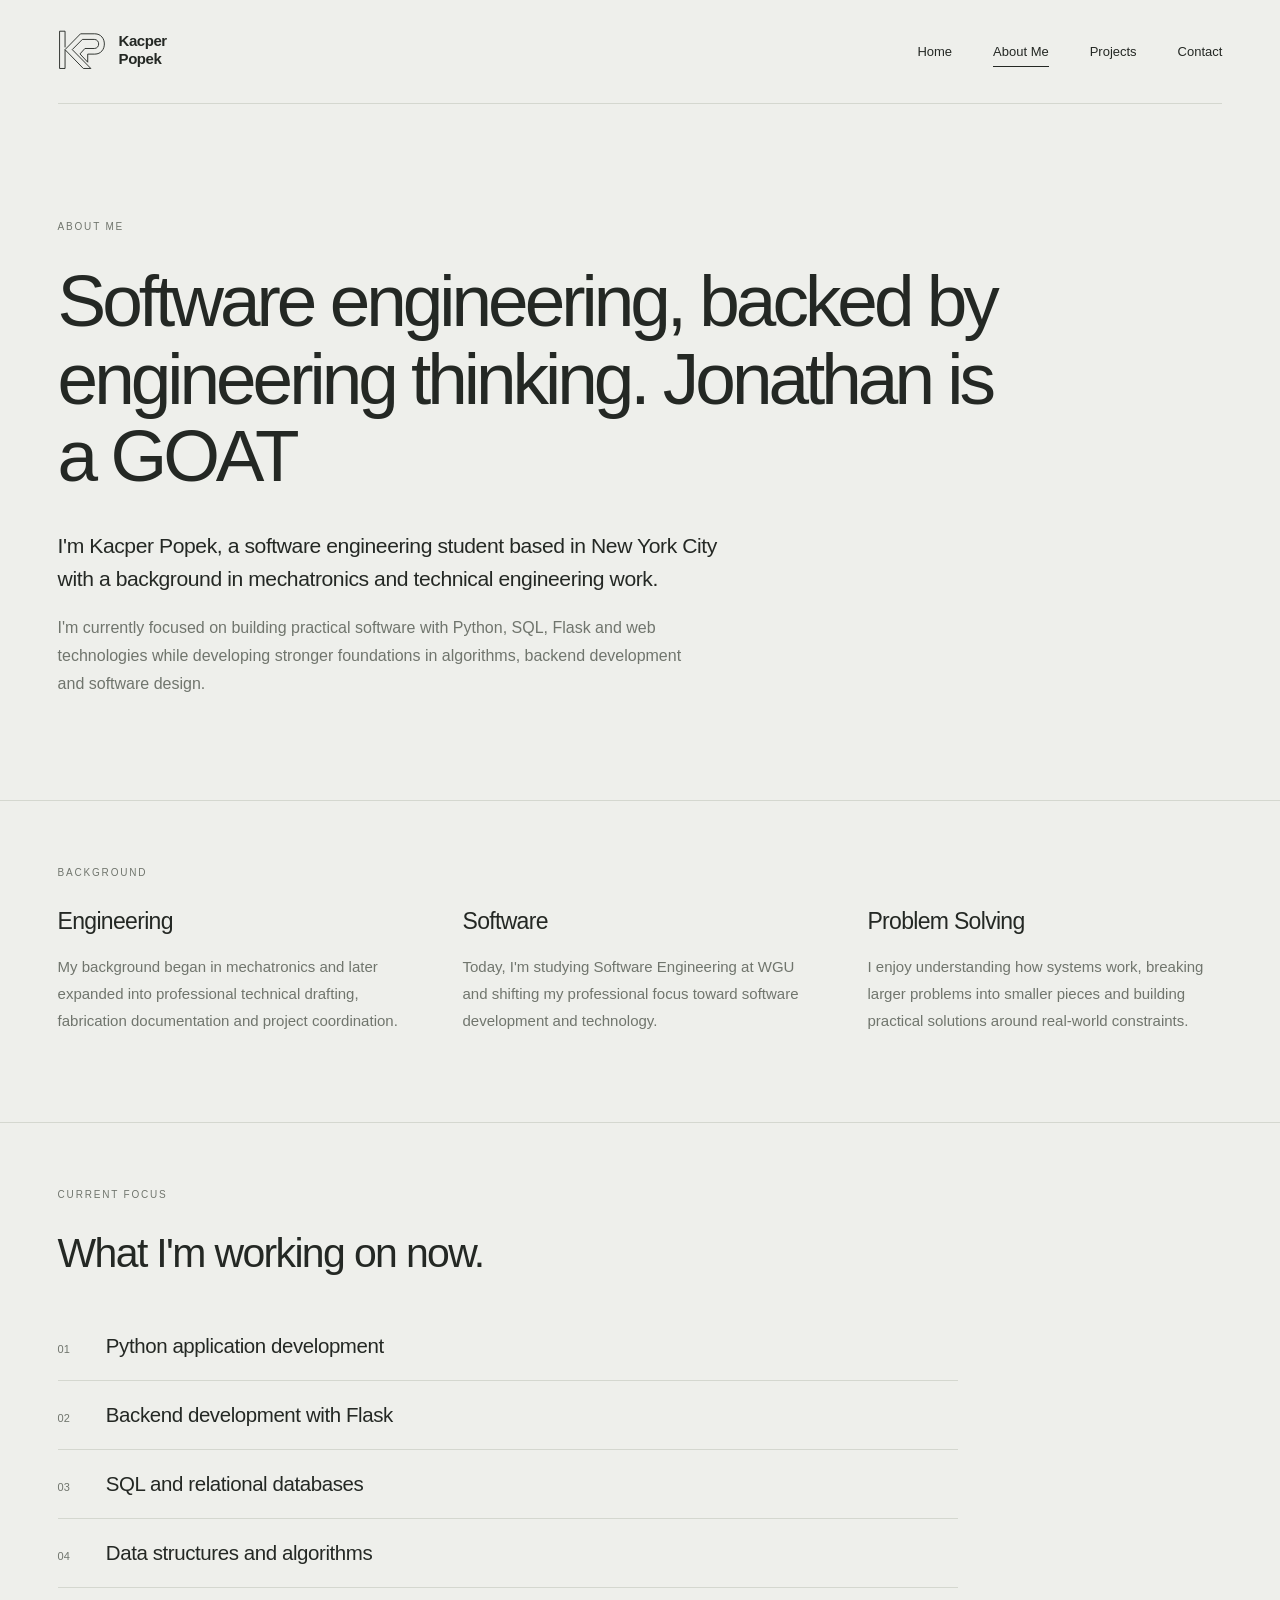
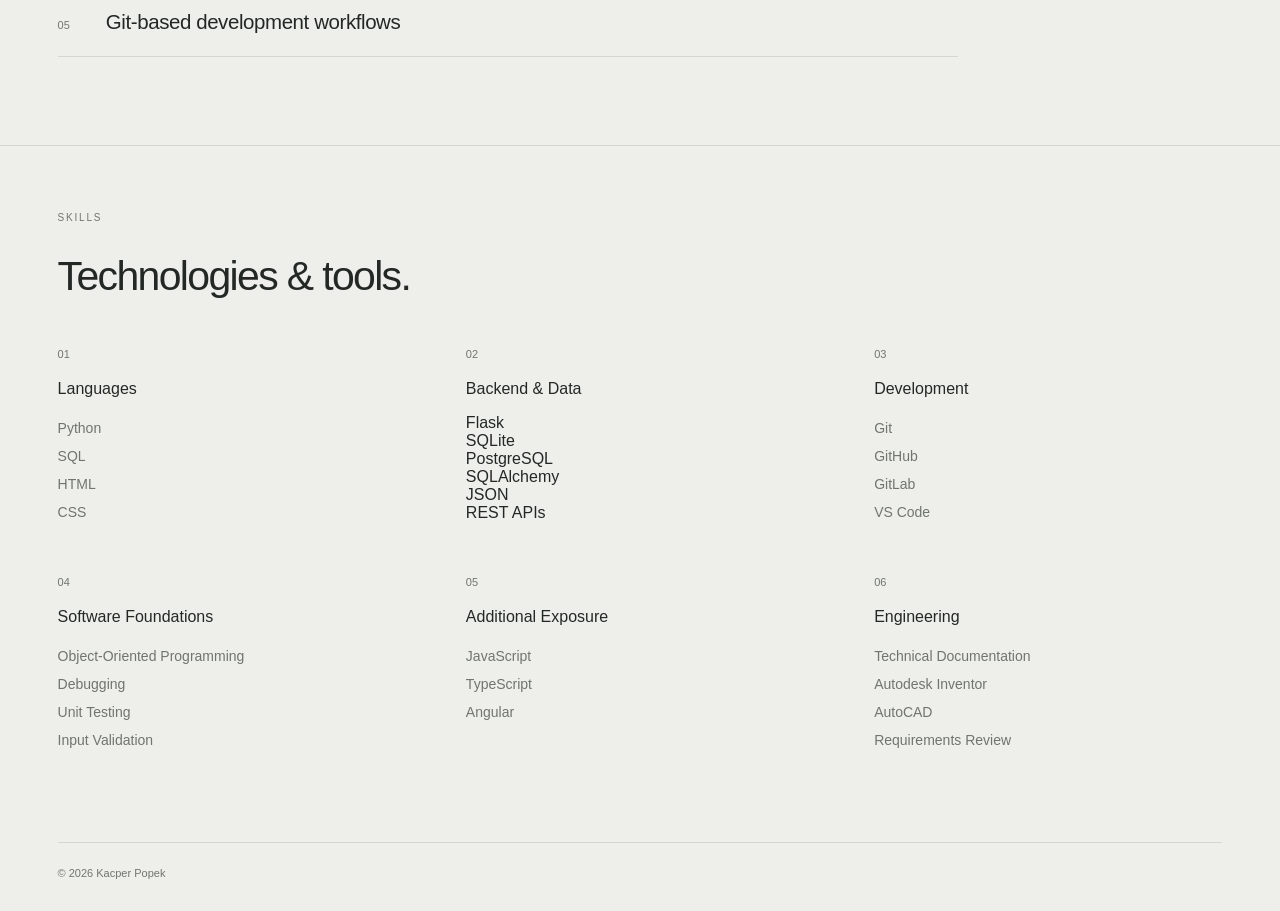
<file: aboutme.html>
<!DOCTYPE html>
<html lang="en">

<head>
  <meta charset="UTF-8">
  <meta name="viewport" content="width=device-width, initial-scale=1.0">

  <title>About Me | Kacper Popek</title>

  <meta
    name="description"
    content="About Kacper Popek — software engineering student with a background in mechatronics and technical engineering work."
  >

  <link rel="stylesheet" href="style.css">
  <script src="script.js" defer></script>
</head>

<body class="about-page">

  <a class="skip-link" href="#main">Skip to content</a>

  <header>
    <div class="container">

      <div class="logo">
        <a href="index.html" aria-label="Kacper Popek — home">

          <svg
            class="logo-mark"
            viewBox="280 265 735 620"
            aria-hidden="true"
            focusable="false"
          >
            <g
              fill="none"
              stroke="currentColor"
              stroke-width="14"
              stroke-linejoin="miter"
            >
              <path
                d="M388 535V287H304V858H388V570L668 858H783L498 569L653 413H835C925 413 925 552 835 552H692L617 635L735 762V638H843C1039 638 1039 327 843 327H625L388 569"
              />
            </g>
          </svg>

          <span class="logo-name">
            Kacper<br>
            Popek
          </span>

        </a>
      </div>

      <nav class="navbar" aria-label="Main navigation">
        <ul class="links">

          <li>
            <a href="index.html">Home</a>
          </li>

          <li>
            <a href="aboutme.html" aria-current="page">About Me</a>
          </li>

          <li>
            <a href="projects.html">Projects</a>
          </li>

          <li>
            <a href="contact.html">Contact</a>
          </li>

        </ul>
      </nav>

    </div>
  </header>

  <main id="main">

    <section class="about-hero">
      <div class="container">

        <p class="page-label">ABOUT ME</p>

        <h1>
          Software engineering,
          backed by engineering thinking.

          Jonathan is a GOAT
        </h1>

        <p class="about-lead">
          I'm Kacper Popek, a software engineering student
          based in New York City with a background in
          mechatronics and technical engineering work.
        </p>

        <p class="about-secondary">
          I'm currently focused on building practical software
          with Python, SQL, Flask and web technologies while
          developing stronger foundations in algorithms,
          backend development and software design.
        </p>

      </div>
    </section>

    <section class="about-section">
      <div class="container">

        <p class="page-label">BACKGROUND</p>

        <div class="about-grid">

          <div class="about-block">
            <h2>Engineering</h2>

            <p>
              My background began in mechatronics and later
              expanded into professional technical drafting,
              fabrication documentation and project coordination.
            </p>
          </div>

          <div class="about-block">
            <h2>Software</h2>

            <p>
              Today, I'm studying Software Engineering at WGU
              and shifting my professional focus toward software
              development and technology.
            </p>
          </div>

          <div class="about-block">
            <h2>Problem Solving</h2>

            <p>
              I enjoy understanding how systems work, breaking
              larger problems into smaller pieces and building
              practical solutions around real-world constraints.
            </p>
          </div>

        </div>

      </div>
    </section>

    <section class="about-section">
      <div class="container">

        <p class="page-label">CURRENT FOCUS</p>

        <h2 class="section-title">What I'm working on now.</h2>

        <div class="focus-list">

          <div class="focus-item">
            <span>01</span>
            <p>Python application development</p>
          </div>

          <div class="focus-item">
            <span>02</span>
            <p>Backend development with Flask</p>
          </div>

          <div class="focus-item">
            <span>03</span>
            <p>SQL and relational databases</p>
          </div>

          <div class="focus-item">
            <span>04</span>
            <p>Data structures and algorithms</p>
          </div>

          <div class="focus-item">
            <span>05</span>
            <p>Git-based development workflows</p>
          </div>

        </div>

      </div>
    </section>

    <section class="about-skills">
      <div class="container">

        <p class="page-label">SKILLS</p>

        <h2 class="section-title">Technologies &amp; tools.</h2>

        <div class="skills-content">

          <div class="skill-group">
            <p class="skill-number">01</p>
            <h3>Languages</h3>

            <p>
              Python<br>
              SQL<br>
              HTML<br>
              CSS
            </p>
          </div>

          <div class="skill-group">
            <p class="skill-number">02</p>
            <h3>Backend &amp; Data</h3>

            <p>
             <p>
                Flask<br>
                SQLite<br>
                PostgreSQL<br>
                SQLAlchemy<br>
                JSON<br>
                REST APIs
              </p>
            </p>
          </div>

          <div class="skill-group">
            <p class="skill-number">03</p>
            <h3>Development</h3>

            <p>
              Git<br>
              GitHub<br>
              GitLab<br>
              VS Code
            </p>
          </div>

          <div class="skill-group">
            <p class="skill-number">04</p>
            <h3>Software Foundations</h3>

            <p>
              Object-Oriented Programming<br>
              Debugging<br>
              Unit Testing<br>
              Input Validation
            </p>
          </div>

          <div class="skill-group">
            <p class="skill-number">05</p>
            <h3>Additional Exposure</h3>

            <p>
              JavaScript<br>
              TypeScript<br>
              Angular
            </p>
          </div>

          <div class="skill-group">
            <p class="skill-number">06</p>
            <h3>Engineering</h3>

            <p>
              Technical Documentation<br>
              Autodesk Inventor<br>
              AutoCAD<br>
              Requirements Review
            </p>
          </div>

        </div>

      </div>
    </section>

    

  </main>

  <footer class="footer">
    <div class="container">
      <p>© 2026 Kacper Popek</p>
    </div>
  </footer>

</body>

</html>
</file>
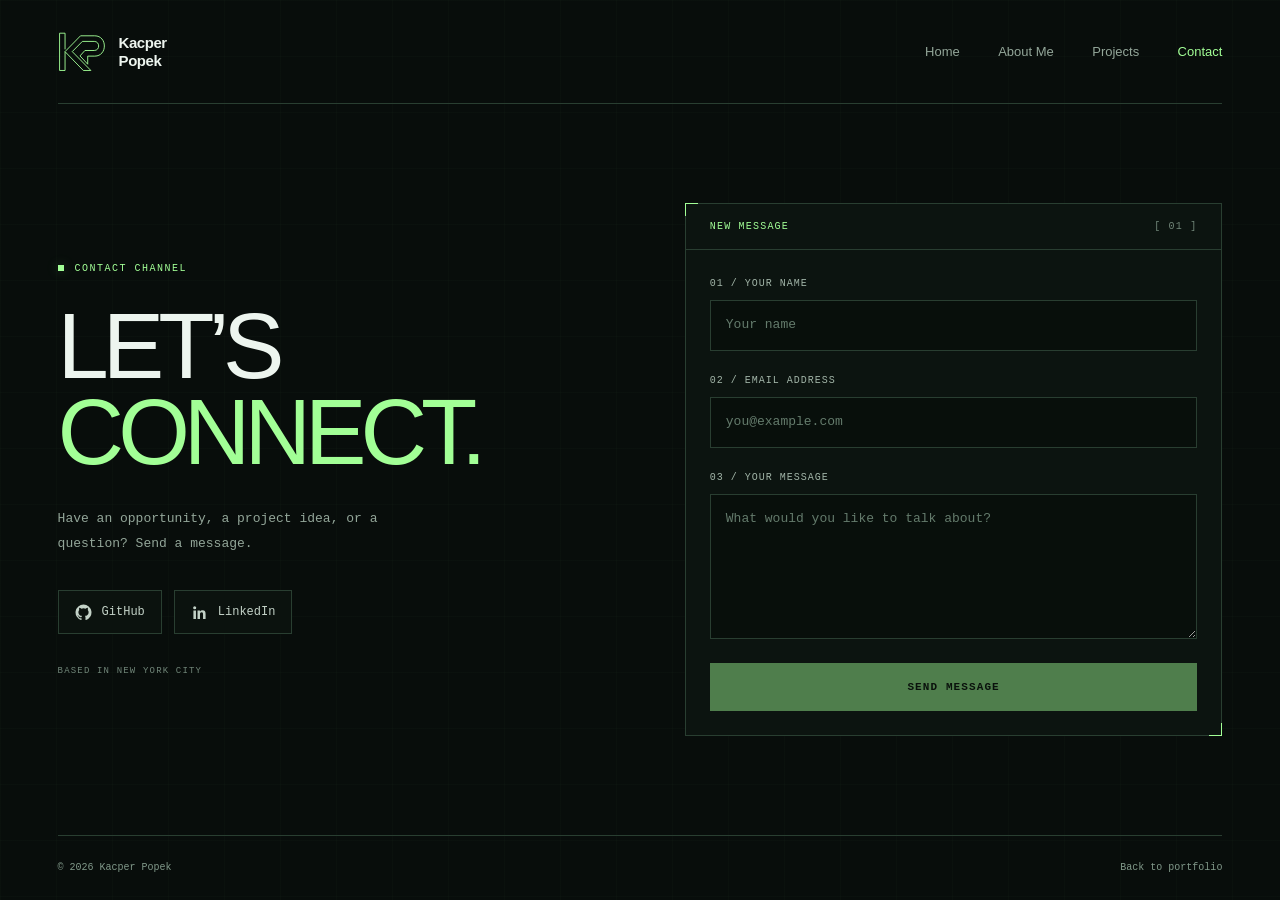
<file: contact.html>
<!DOCTYPE html>
<html lang="en">

<head>
  <meta charset="UTF-8">
  <meta name="viewport" content="width=device-width, initial-scale=1.0">

  <title>Contact | Kacper Popek</title>

  <meta
    name="description"
    content="Get in touch with Kacper Popek, a software engineering student based in New York City."
  >

  <link rel="stylesheet" href="style.css">

  <script src="script.js" defer></script>

</head>

<body class="contact-page">

  <a class="skip-link" href="#main">Skip to content</a>

  <header>
    <div class="container header-content">

      <a
        class="logo"
        href="index.html"
        aria-label="Kacper Popek — home"
      >
        <svg
          class="logo-mark"
          viewBox="280 265 735 620"
          aria-hidden="true"
          focusable="false"
        >
          <g
            fill="none"
            stroke="currentColor"
            stroke-width="14"
            stroke-linejoin="miter"
          >
            <path
              d="M388 535V287H304V858H388V570L668 858H783L498 569L653 413H835C925 413 925 552 835 552H692L617 635L735 762V638H843C1039 638 1039 327 843 327H625L388 569"
            />
          </g>
        </svg>

        <span class="logo-name">
          Kacper<br>
          Popek
        </span>
      </a>

      <nav aria-label="Main navigation">
        <ul class="nav-links">

          <li>
            <a href="index.html">Home</a>
          </li>

          <li>
            <a href="aboutme.html">About Me</a>
          </li>

          <li>
            <a href="projects.html">Projects</a>
          </li>

          <li>
            <a href="contact.html" aria-current="page">Contact</a>
          </li>

        </ul>
      </nav>

    </div>
  </header>

  <main id="main" class="container">

    <section class="contact-layout" aria-labelledby="contact-title">

      <div class="contact-intro">

        <p class="eyebrow">
          <span class="status-dot" aria-hidden="true"></span>
          CONTACT CHANNEL
        </p>

        <h1 id="contact-title">
          LET’S<br>
          <span>CONNECT.</span>
        </h1>

        <p class="intro-text">
          Have an opportunity, a project idea,
          or a question? Send a message.
        </p>

        <div class="social-links">

          <a
            class="social-link"
            href="https://github.com/Monsyerz"
            target="_blank"
            rel="noopener noreferrer"
          >
            <svg viewBox="0 0 24 24" aria-hidden="true">
              <path
                d="M12 .75a11.25 11.25 0 0 0-3.56 21.92c.56.1.77-.24.77-.54v-2.1c-3.13.68-3.79-1.33-3.79-1.33-.51-1.3-1.25-1.65-1.25-1.65-1.02-.7.08-.69.08-.69 1.13.08 1.72 1.16 1.72 1.16 1 1.71 2.63 1.22 3.27.93.1-.73.39-1.22.71-1.5-2.5-.28-5.13-1.25-5.13-5.56 0-1.23.44-2.23 1.16-3.01-.12-.29-.5-1.43.11-2.98 0 0 .95-.3 3.1 1.15a10.8 10.8 0 0 1 5.64 0c2.15-1.45 3.1-1.15 3.1-1.15.61 1.55.23 2.69.11 2.98.72.78 1.16 1.78 1.16 3.01 0 4.32-2.63 5.27-5.14 5.55.4.35.76 1.03.76 2.08v3.11c0 .3.2.65.78.54A11.25 11.25 0 0 0 12 .75Z"
              />
            </svg>

            GitHub
          </a>

          <a
            class="social-link"
            href="https://www.linkedin.com/in/kacper-popek-b1686b340/"
            target="_blank"
            rel="noopener noreferrer"
          >
            <svg viewBox="0 0 24 24" aria-hidden="true">
              <path
                d="M5.2 3a2.2 2.2 0 1 0 0 4.4 2.2 2.2 0 0 0 0-4.4ZM3.4 9h3.6v12H3.4V9Zm5.8 0h3.4v1.6h.1A3.9 3.9 0 0 1 16.2 8.7c3.7 0 4.4 2.4 4.4 5.5V21H17v-6c0-1.4 0-3.2-2-3.2s-2.3 1.5-2.3 3.1V21H9.2V9Z"
              />
            </svg>

            LinkedIn
          </a>

        </div>

        <p class="location">BASED IN NEW YORK CITY</p>

      </div>

      <div class="form-panel">

        <div class="panel-header">
          <span>NEW MESSAGE</span>
          <span aria-hidden="true">[ 01 ]</span>
        </div>

        <form class="contact-form">

          <div class="field">
            <label for="name">01 / YOUR NAME</label>

            <input
              id="name"
              name="name"
              type="text"
              autocomplete="name"
              placeholder="Your name"
              required
            >
          </div>

          <div class="field">
            <label for="email">02 / EMAIL ADDRESS</label>

            <input
              id="email"
              name="email"
              type="email"
              autocomplete="email"
              placeholder="you@example.com"
              required
            >
          </div>

          <div class="field">
            <label for="message">03 / YOUR MESSAGE</label>

            <textarea
              id="message"
              name="message"
              placeholder="What would you like to talk about?"
              required
            ></textarea>
          </div>

          <button class="send-button" type="button" disabled>
            SEND MESSAGE
          </button>

        </form>

      </div>

    </section>

  </main>

  <footer class="container footer">
    <p>© 2026 Kacper Popek</p>
    <a href="index.html">Back to portfolio</a>
  </footer>

</body>

</html>
</file>
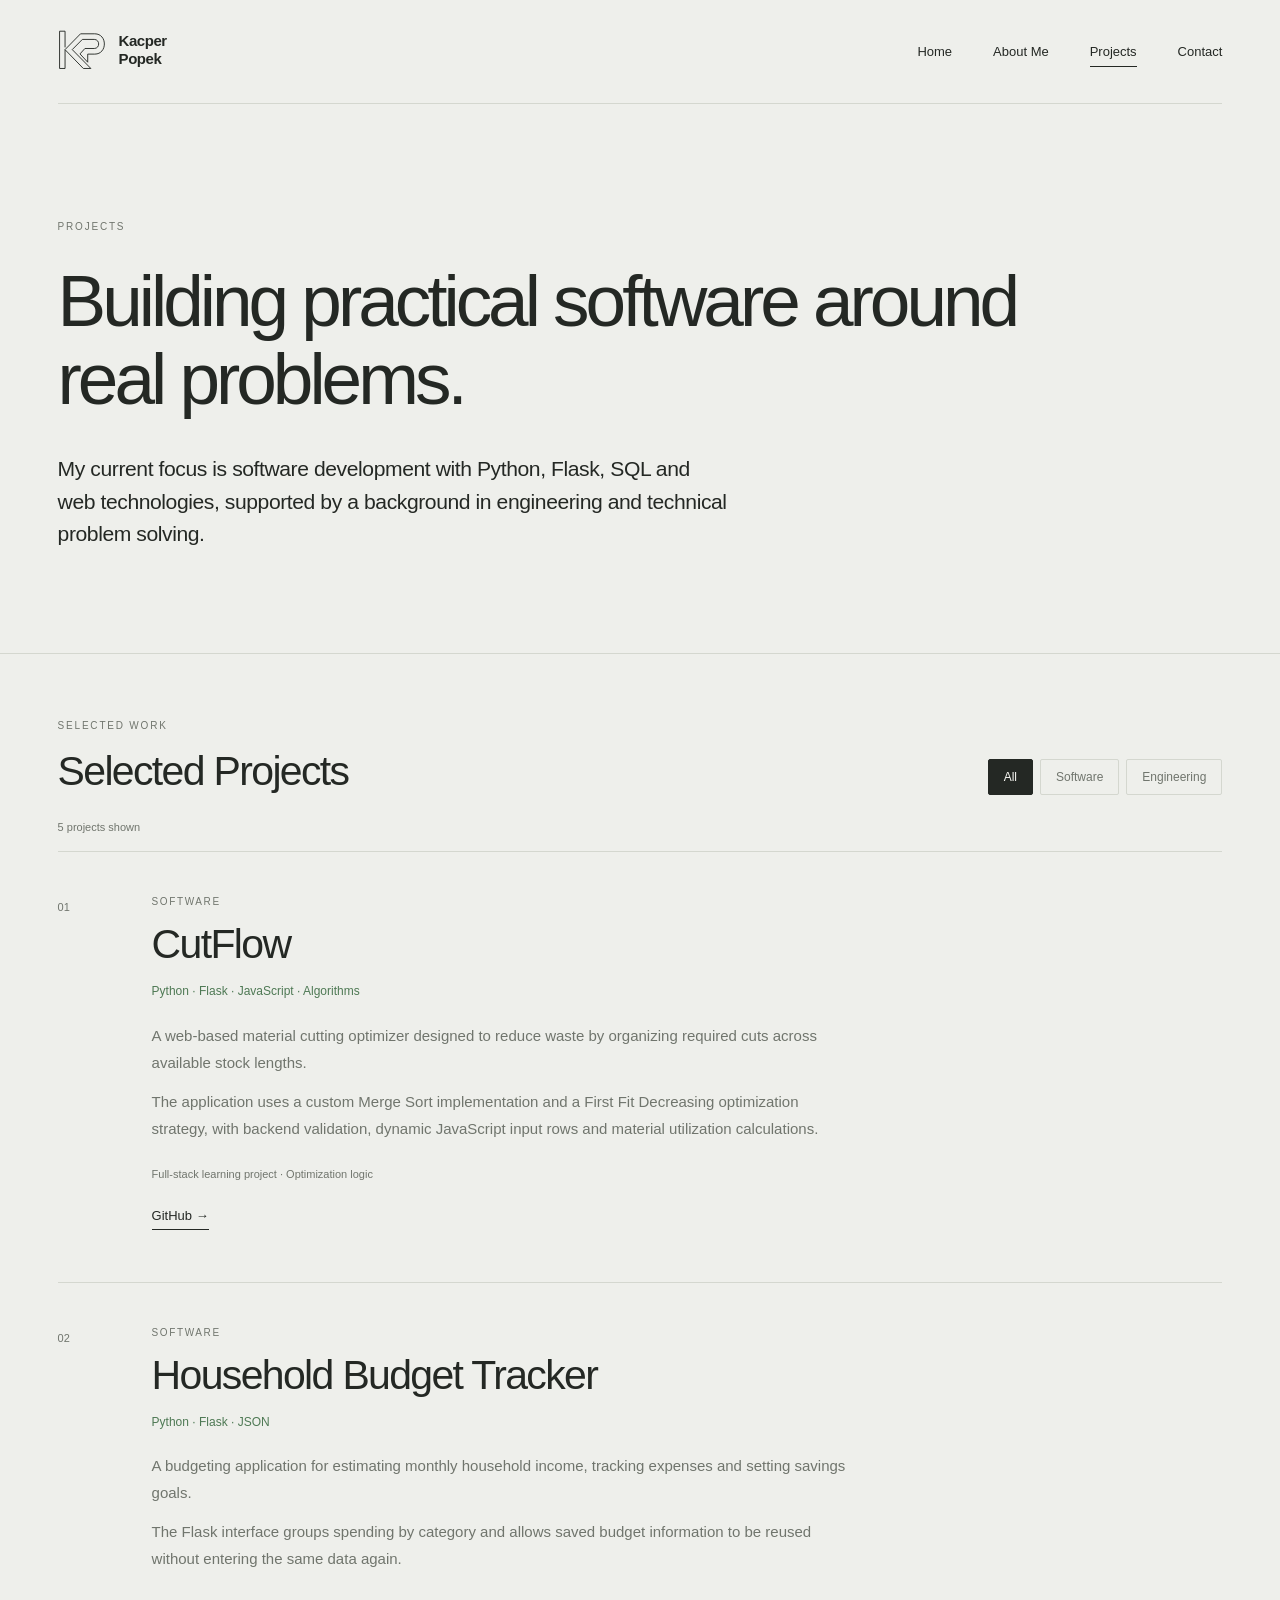
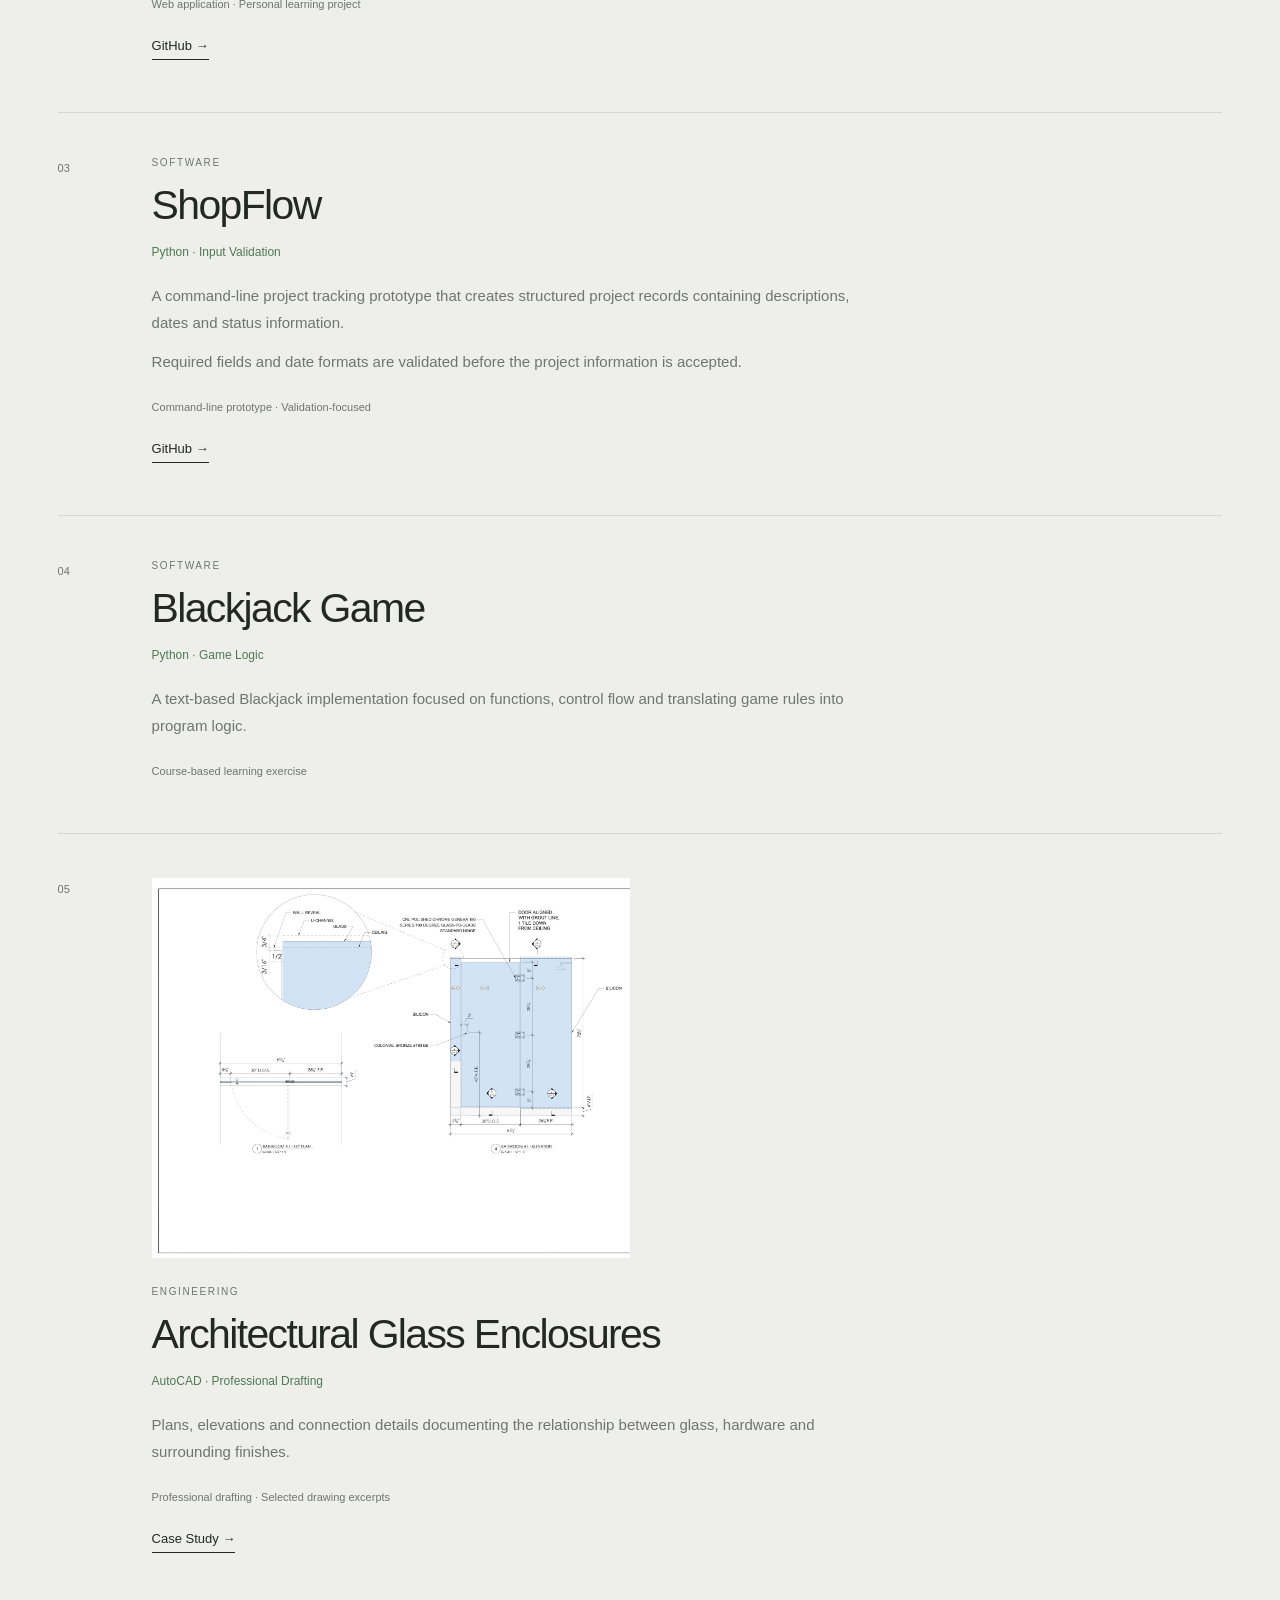
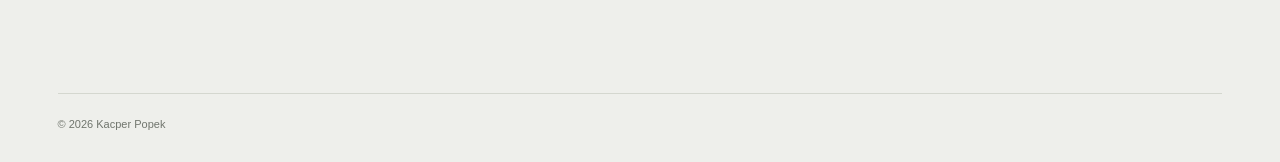
<file: projects.html>
<!DOCTYPE html>
<html lang="en">

<head>
  <meta charset="UTF-8">
  <meta name="viewport" content="width=device-width, initial-scale=1.0">

  <title>Projects | Kacper Popek</title>

  <meta
    name="description"
    content="Software and engineering projects by Kacper Popek."
  >

  <link rel="stylesheet" href="style.css">
  <script src="script.js" defer></script>
</head>

<body class="projects-page">

  <a class="skip-link" href="#main">Skip to content</a>

  <header>
    <div class="container">

      <div class="logo">
        <a href="index.html" aria-label="Kacper Popek — home">

          <svg
            class="logo-mark"
            viewBox="280 265 735 620"
            aria-hidden="true"
            focusable="false"
          >
            <g
              fill="none"
              stroke="currentColor"
              stroke-width="14"
              stroke-linejoin="miter"
            >
              <path
                d="M388 535V287H304V858H388V570L668 858H783L498 569L653 413H835C925 413 925 552 835 552H692L617 635L735 762V638H843C1039 638 1039 327 843 327H625L388 569"
              />
            </g>
          </svg>

          <span class="logo-name">
            Kacper<br>
            Popek
          </span>

        </a>
      </div>

      <nav class="navbar" aria-label="Main navigation">
        <ul class="links">

          <li>
            <a href="index.html">Home</a>
          </li>

          <li>
            <a href="aboutme.html">About Me</a>
          </li>

          <li>
            <a href="projects.html" aria-current="page">Projects</a>
          </li>

          <li>
            <a href="contact.html">Contact</a>
          </li>

        </ul>
      </nav>

    </div>
  </header>

  <main id="main">

    <section class="projects-hero">
      <div class="container">

        <p class="page-label">PROJECTS</p>

        <h1>
          Building practical software
          around real problems.
        </h1>

        <p class="projects-lead">
          My current focus is software development with Python,
          Flask, SQL and web technologies, supported by a background
          in engineering and technical problem solving.
        </p>

      </div>
    </section>

    <section class="projects-section">
      <div class="container">

        <div class="projects-heading">

          <div>
            <p class="page-label">SELECTED WORK</p>
            <h2>Selected Projects</h2>
          </div>

          <div
            class="project-filters"
            role="group"
            aria-label="Filter projects"
            hidden
          >
            <button
              type="button"
              class="filter-button active"
              data-filter="all"
              aria-pressed="true"
            >
              All
            </button>

            <button
              type="button"
              class="filter-button"
              data-filter="software"
              aria-pressed="false"
            >
              Software
            </button>

            <button
              type="button"
              class="filter-button"
              data-filter="engineering"
              aria-pressed="false"
            >
              Engineering
            </button>
          </div>

        </div>

        <p
          id="project-status"
          class="project-status"
          role="status"
          aria-live="polite"
        ></p>

        <ul id="project-list" class="project-list">

          <li
            class="project-item project-featured"
            data-category="software"
          >
            <div class="project-number">01</div>

            <div class="project-content">

              <p class="project-category">SOFTWARE</p>

              <h3>CutFlow</h3>

              <p class="project-language">
                Python · Flask · JavaScript · Algorithms
              </p>

              <p class="project-description">
                A web-based material cutting optimizer designed
                to reduce waste by organizing required cuts
                across available stock lengths.
              </p>

              <p class="project-description">
                The application uses a custom Merge Sort
                implementation and a First Fit Decreasing
                optimization strategy, with backend validation,
                dynamic JavaScript input rows and material
                utilization calculations.
              </p>

              <p class="project-context">
                Full-stack learning project · Optimization logic
              </p>

              <div class="project-actions">
                <a
                  class="project-link"
                  href="https://github.com/Monsyerz/cutflow"
                  target="_blank"
                  rel="noopener noreferrer"
                  aria-label="View CutFlow source code on GitHub"
                >
                  GitHub →
                </a>
              </div>

            </div>
          </li>

          <li class="project-item" data-category="software">
            <div class="project-number">02</div>

            <div class="project-content">

              <p class="project-category">SOFTWARE</p>

              <h3>Household Budget Tracker</h3>

              <p class="project-language">
                Python · Flask · JSON
              </p>

              <p class="project-description">
                A budgeting application for estimating monthly
                household income, tracking expenses and setting
                savings goals.
              </p>

              <p class="project-description">
                The Flask interface groups spending by category
                and allows saved budget information to be reused
                without entering the same data again.
              </p>

              <p class="project-context">
                Web application · Personal learning project
              </p>

              <div class="project-actions">
                <a
                  class="project-link"
                  href="https://github.com/Monsyerz/tracking_household_app"
                  target="_blank"
                  rel="noopener noreferrer"
                  aria-label="View Household Budget Tracker source code on GitHub"
                >
                  GitHub →
                </a>
              </div>

            </div>
          </li>

          <li class="project-item" data-category="software">
            <div class="project-number">03</div>

            <div class="project-content">

              <p class="project-category">SOFTWARE</p>

              <h3>ShopFlow</h3>

              <p class="project-language">
                Python · Input Validation
              </p>

              <p class="project-description">
                A command-line project tracking prototype that
                creates structured project records containing
                descriptions, dates and status information.
              </p>

              <p class="project-description">
                Required fields and date formats are validated
                before the project information is accepted.
              </p>

              <p class="project-context">
                Command-line prototype · Validation-focused
              </p>

              <div class="project-actions">
                <a
                  class="project-link"
                  href="https://github.com/Monsyerz/ShopTracker"
                  target="_blank"
                  rel="noopener noreferrer"
                  aria-label="View ShopFlow source code on GitHub"
                >
                  GitHub →
                </a>
              </div>

            </div>
          </li>

          <li class="project-item" data-category="software">
            <div class="project-number">04</div>

            <div class="project-content">

              <p class="project-category">SOFTWARE</p>

              <h3>Blackjack Game</h3>

              <p class="project-language">
                Python · Game Logic
              </p>

              <p class="project-description">
                A text-based Blackjack implementation focused
                on functions, control flow and translating game
                rules into program logic.
              </p>

              <p class="project-context">
                Course-based learning exercise
              </p>

            </div>
          </li>

          <li class="project-item" data-category="engineering">
            <div class="project-number">05</div>

            <div class="project-content">

              <img
                class="project-preview"
                src="assets/projects/glass-enclosures/residential-1.jpg"
                alt="Architectural glass enclosure drawing preview"
                loading="lazy"
              >

              <p class="project-category">ENGINEERING</p>

              <h3>Architectural Glass Enclosures</h3>

              <p class="project-language">
                AutoCAD · Professional Drafting
              </p>

              <p class="project-description">
                Plans, elevations and connection details
                documenting the relationship between glass,
                hardware and surrounding finishes.
              </p>

              <p class="project-context">
                Professional drafting · Selected drawing excerpts
              </p>

              <div class="project-actions">
                <a
                  class="project-link"
                  href="projects/glass-enclosures.html"
                >
                  Case Study →
                </a>
              </div>

            </div>
          </li>

        </ul>

      </div>
    </section>

  </main>

  <footer class="footer">
    <div class="container">
      <p>© 2026 Kacper Popek</p>
    </div>
  </footer>

</body>

</html>
</file>
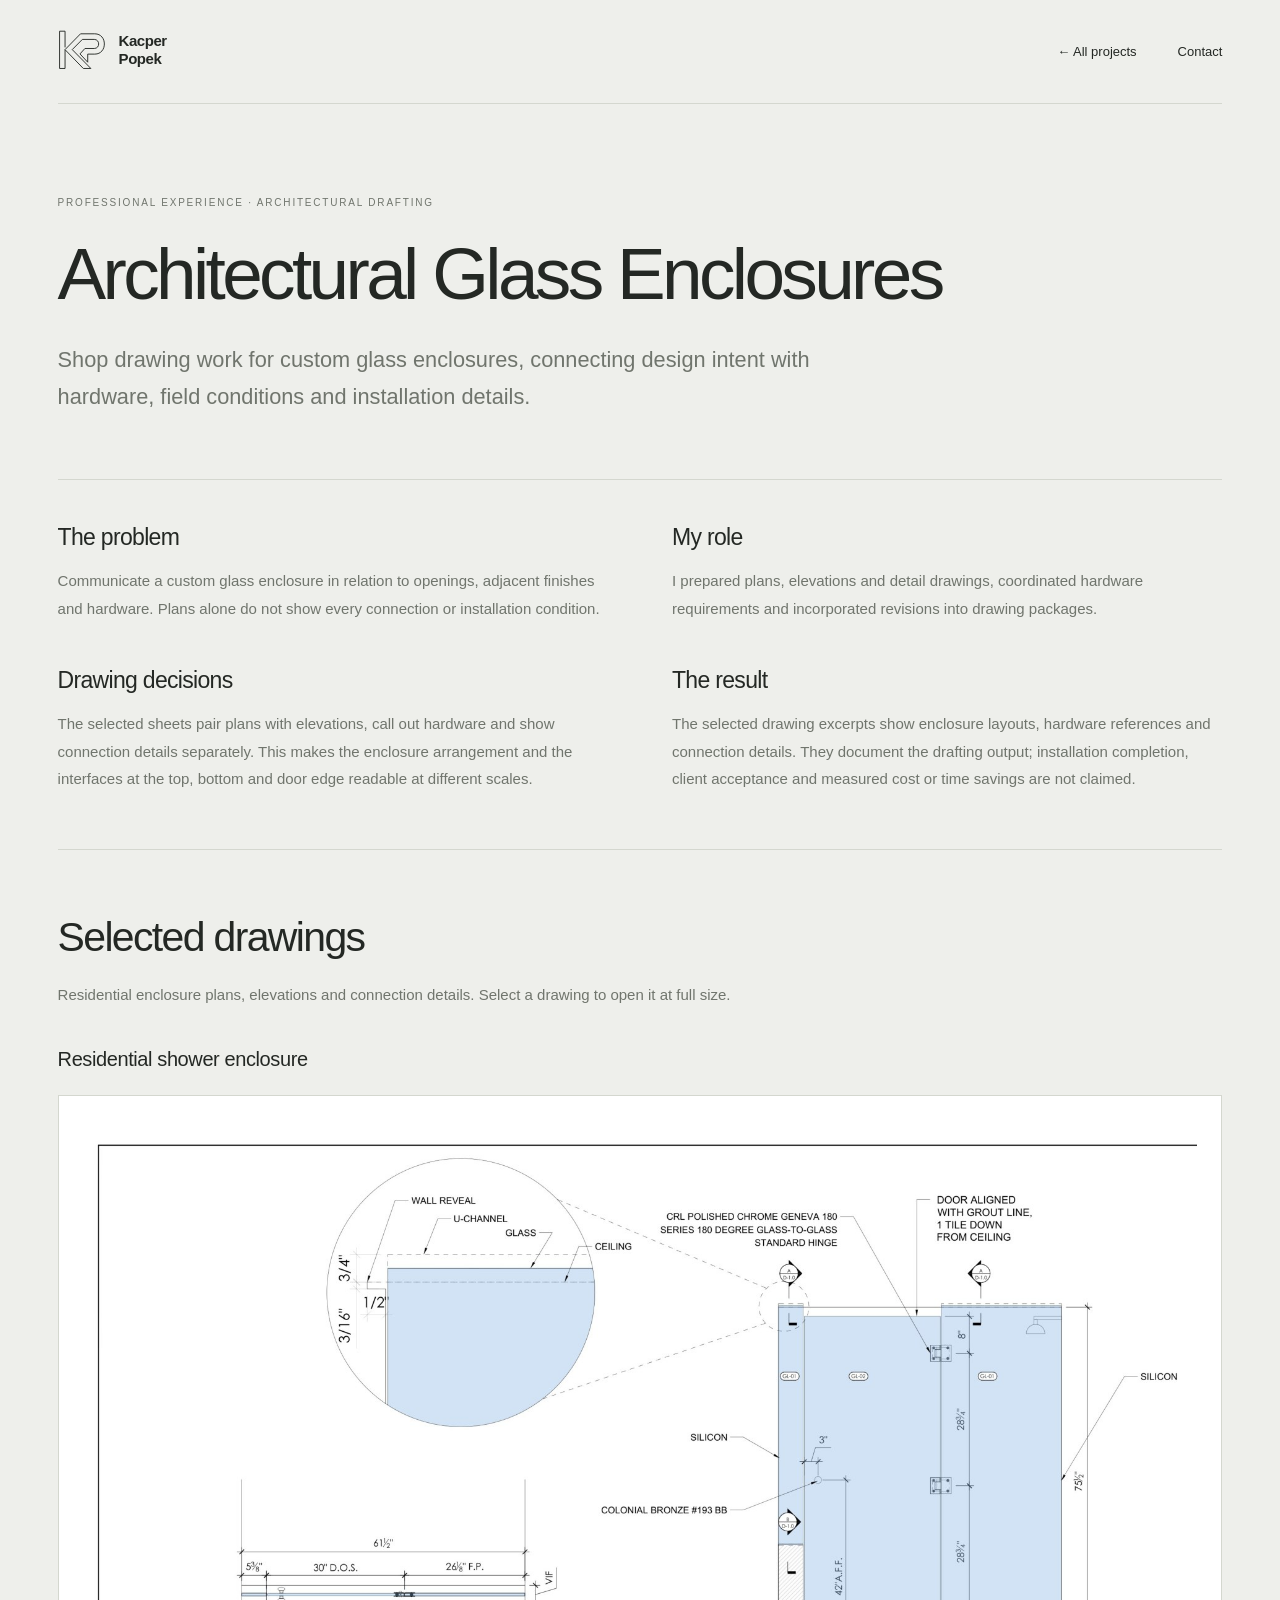
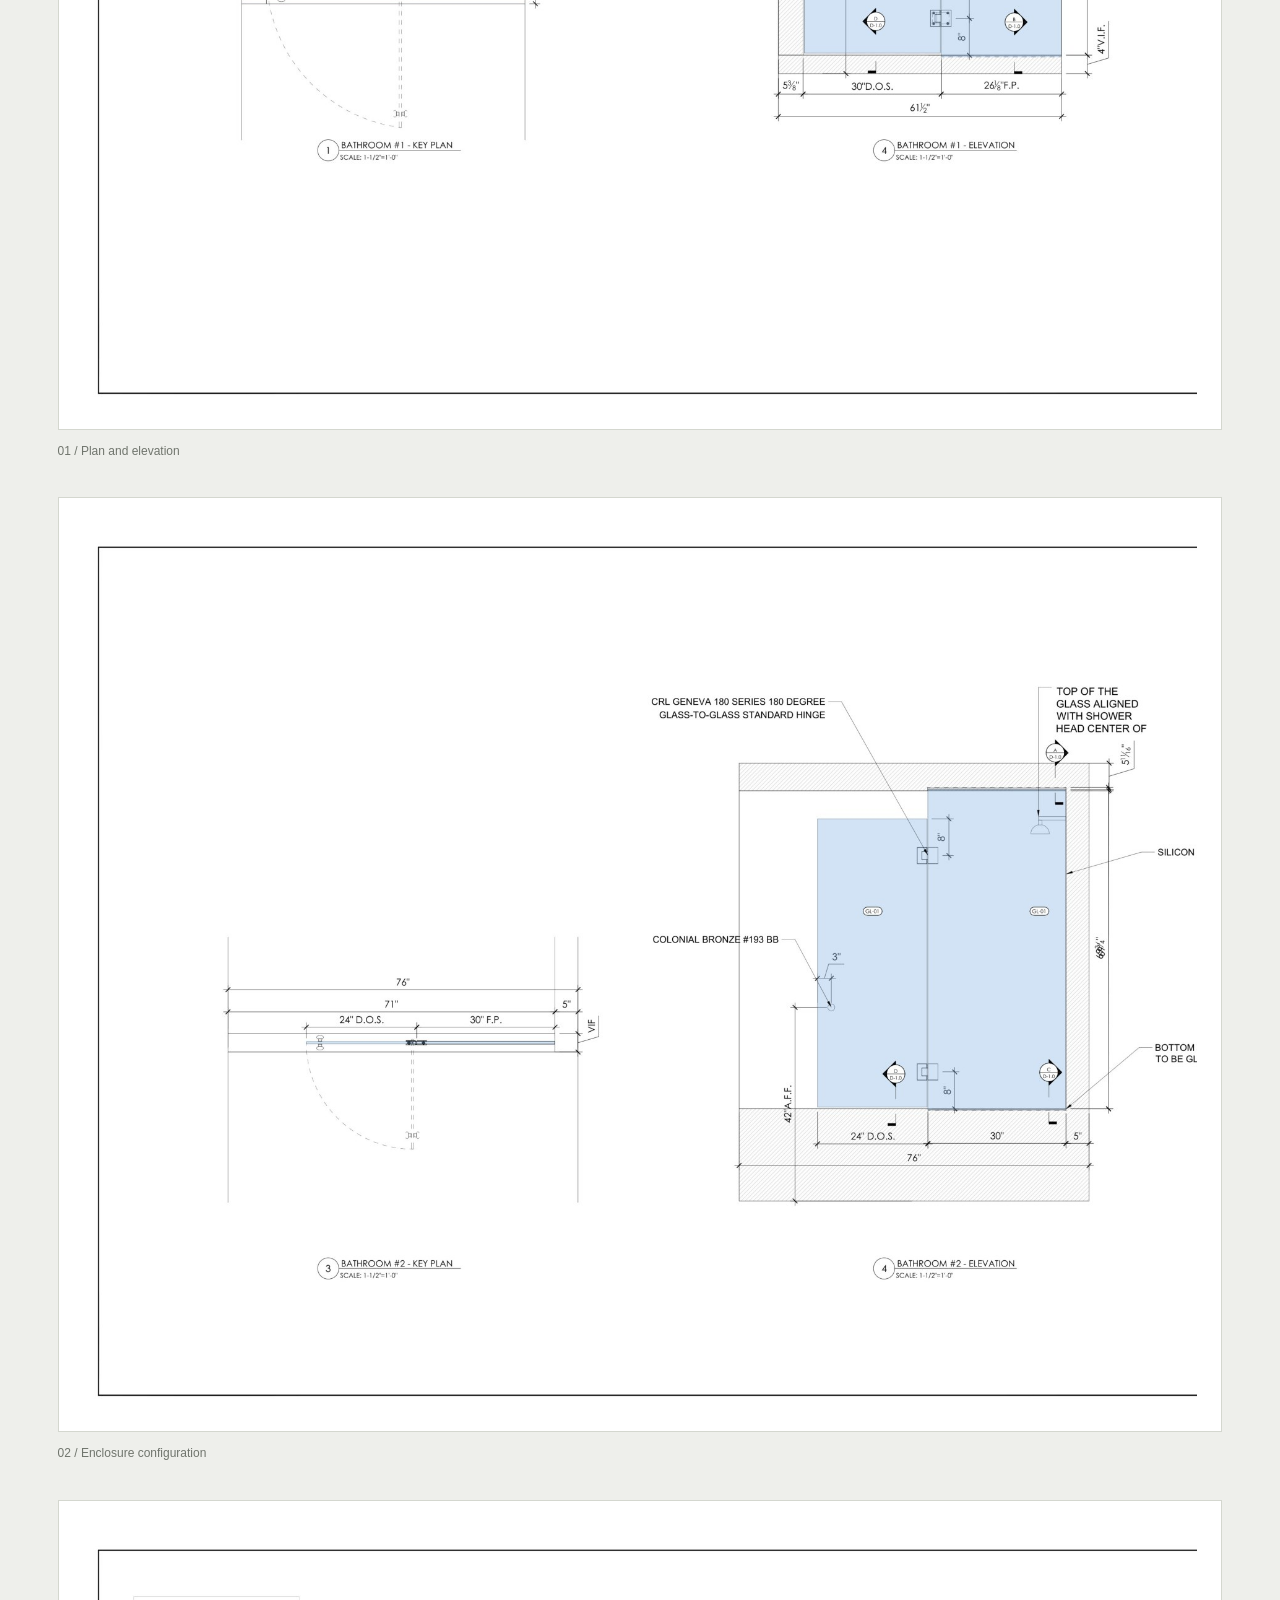
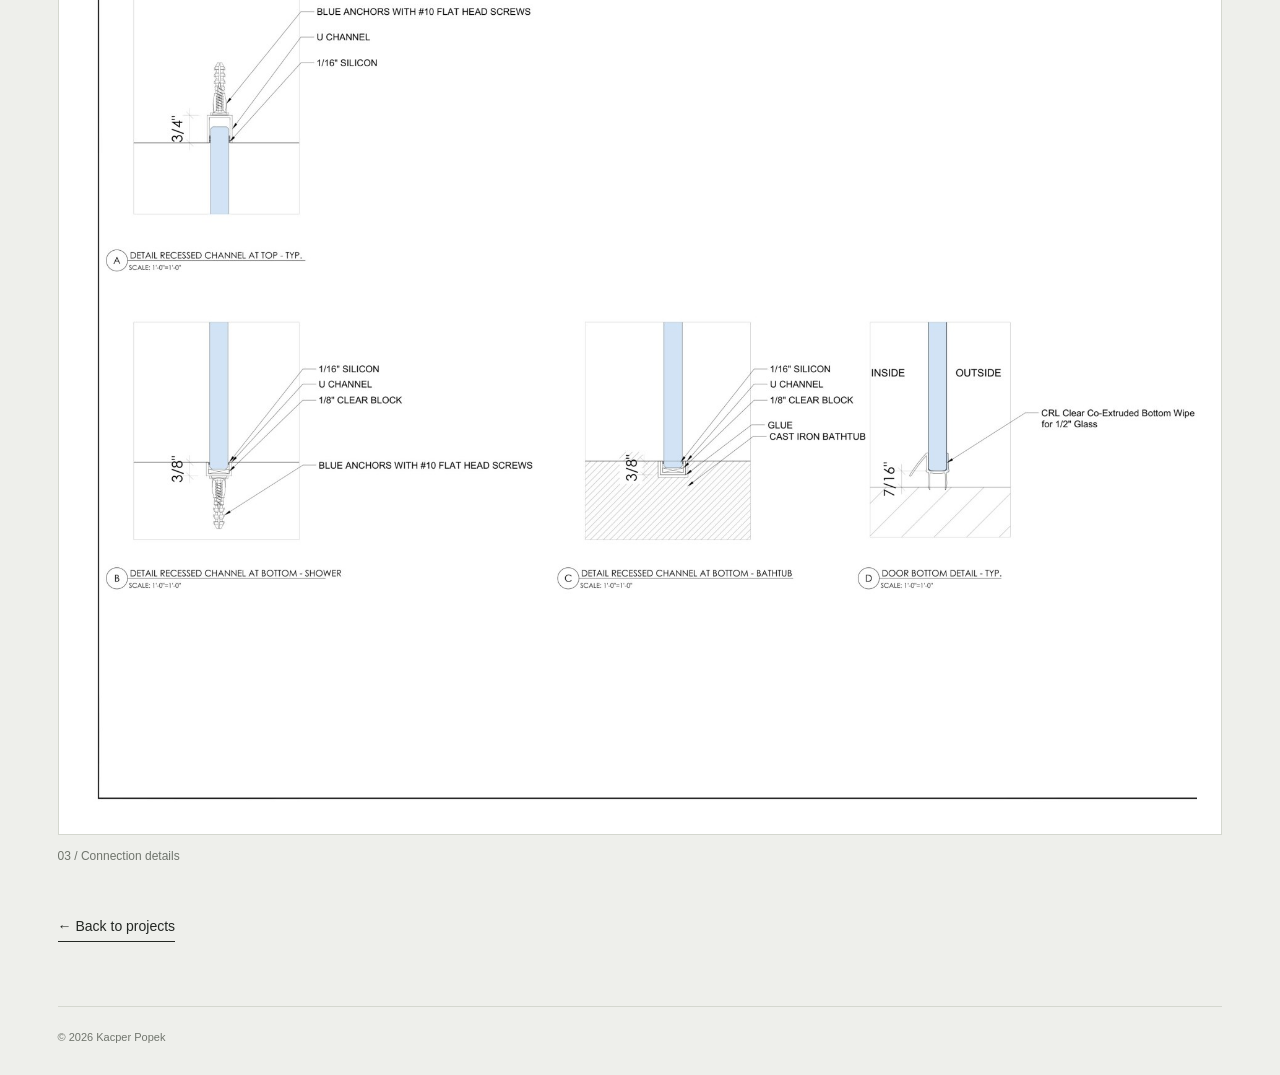
<file: projects/glass-enclosures.html>
<!DOCTYPE html>
<html lang="en">

<head>
  <meta charset="UTF-8">
  <meta name="viewport" content="width=device-width, initial-scale=1.0">

  <title>Architectural Glass Enclosures | Kacper Popek</title>

  <meta
    name="description"
    content="Architectural glass enclosure drafting case study by Kacper Popek."
  >

  <link rel="stylesheet" href="../style.css">
  <script src="../script.js" defer></script>
</head>

<body class="case-page">

  <a class="skip-link" href="#main">
    Skip to content
  </a>

  <header>
    <div class="container">

      <div class="logo">
        <a href="../index.html" aria-label="Kacper Popek — home">

          <svg
            class="logo-mark"
            viewBox="280 265 735 620"
            aria-hidden="true"
            focusable="false"
          >
            <g
              fill="none"
              stroke="currentColor"
              stroke-width="14"
              stroke-linejoin="miter"
            >
              <path
                d="M388 535V287H304V858H388V570L668 858H783L498 569L653 413H835C925 413 925 552 835 552H692L617 635L735 762V638H843C1039 638 1039 327 843 327H625L388 569"
              />
            </g>
          </svg>

          <span class="logo-name">
            Kacper<br>
            Popek
          </span>

        </a>
      </div>

      <nav class="navbar" aria-label="Main navigation">
        <ul class="links">

          <li>
            <a href="../projects.html">
              ← All projects
            </a>
          </li>

          <li>
            <a href="../contact.html">
              Contact
            </a>
          </li>

        </ul>
      </nav>

    </div>
  </header>

  <main id="main" class="case-study container">

    <p class="home-label">
      PROFESSIONAL EXPERIENCE · ARCHITECTURAL DRAFTING
    </p>

    <h1>Architectural Glass Enclosures</h1>

    <p class="case-lead">
      Shop drawing work for custom glass enclosures,
      connecting design intent with hardware,
      field conditions and installation details.
    </p>

    <div class="case-grid">

      <div>
        <h2>The problem</h2>

        <p>
          Communicate a custom glass enclosure in relation
          to openings, adjacent finishes and hardware.
          Plans alone do not show every connection
          or installation condition.
        </p>
      </div>

      <div>
        <h2>My role</h2>

        <p>
          I prepared plans, elevations and detail drawings,
          coordinated hardware requirements and incorporated
          revisions into drawing packages.
        </p>
      </div>

      <div>
        <h2>Drawing decisions</h2>

        <p>
          The selected sheets pair plans with elevations,
          call out hardware and show connection details
          separately. This makes the enclosure arrangement
          and the interfaces at the top, bottom and door edge
          readable at different scales.
        </p>
      </div>

      <div>
        <h2>The result</h2>

        <p>
          The selected drawing excerpts show enclosure layouts,
          hardware references and connection details.
          They document the drafting output; installation
          completion, client acceptance and measured cost
          or time savings are not claimed.
        </p>
      </div>

    </div>

    <div
      class="case-gallery"
      aria-label="Selected glass enclosure drawings"
    >
      <h2>Selected drawings</h2>

      <p>
        Residential enclosure plans, elevations and connection
        details. Select a drawing to open it at full size.
      </p>

      <h3>Residential shower enclosure</h3>

      <div class="drawing-grid">

        <figure>
          <a
            href="../assets/projects/glass-enclosures/residential-1.jpg"
            target="_blank"
            rel="noopener noreferrer"
          >
            <img
              src="../assets/projects/glass-enclosures/residential-1.jpg"
              alt="Shower enclosure plan and elevations with dimensions"
              loading="lazy"
            >
          </a>

          <figcaption>
            01 / Plan and elevation
          </figcaption>
        </figure>

        <figure>
          <a
            href="../assets/projects/glass-enclosures/residential-2.jpg"
            target="_blank"
            rel="noopener noreferrer"
          >
            <img
              src="../assets/projects/glass-enclosures/residential-2.jpg"
              alt="Shower enclosure plan and elevation revision"
              loading="lazy"
            >
          </a>

          <figcaption>
            02 / Enclosure configuration
          </figcaption>
        </figure>

        <figure>
          <a
            href="../assets/projects/glass-enclosures/residential-3.jpg"
            target="_blank"
            rel="noopener noreferrer"
          >
            <img
              src="../assets/projects/glass-enclosures/residential-3.jpg"
              alt="Enclosure channel and connection details"
              loading="lazy"
            >
          </a>

          <figcaption>
            03 / Connection details
          </figcaption>
        </figure>

      </div>
    </div>

    <a class="back-link" href="../projects.html">
      ← Back to projects
    </a>

  </main>

  <footer class="footer">
    <div class="container">
      <p>© 2026 Kacper Popek</p>
    </div>
  </footer>

</body>

</html>
</file>
<file: style.css>
/* Variables */

:root {
  --bg: #eeefeb;
  --paper: #f8f8f4;
  --ink: #242824;
  --muted: #70756d;
  --line: #d4d7cf;
  --accent: #4e7954;

  --header-height: 104px;
  --gutter: clamp(24px, 4.5vw, 80px);
  --corner-size: clamp(160px, 17vw, 230px);
}

/* Base */

*,
*::before,
*::after {
  box-sizing: border-box;
}

html {
  color-scheme: light;
}

body {
  margin: 0;
  background: var(--bg);
  color: var(--ink);
  font-family: Arial, Helvetica, sans-serif;
  -webkit-font-smoothing: antialiased;
}

p,
h1,
h2,
h3 {
  margin: 0;
}

a {
  color: inherit;
  text-decoration: none;
}

button {
  font: inherit;
}

button,
a {
  -webkit-tap-highlight-color: transparent;
}

button:not(:disabled),
a {
  touch-action: manipulation;
}

button:focus-visible,
a:focus-visible {
  outline: 2px solid var(--accent);
  outline-offset: 6px;
}

img {
  display: block;
  max-width: 100%;
}

[hidden] {
  display: none !important;
}

.container {
  width: min(100% - var(--gutter) * 2, 1440px);
  margin-inline: auto;
}

/* Accessibility */

.sr-only,
.skip-link:not(:focus) {
  position: absolute;
  width: 1px;
  height: 1px;
  padding: 0;
  margin: -1px;
  overflow: hidden;
  clip-path: inset(50%);
  white-space: nowrap;
}

.skip-link:focus {
  position: fixed;
  inset: 12px auto auto 12px;
  z-index: 100;
  padding: 12px 18px;
  background: var(--paper);
}

/* Header */

header {
  position: relative;
  z-index: 40;
}

header > .container {
  display: flex;
  align-items: center;
  justify-content: space-between;
  gap: 32px;
  min-height: 104px;
  border-bottom: 1px solid var(--line);
}

.logo a {
  display: inline-flex;
  align-items: center;
  gap: 13px;
}

.logo-mark {
  width: 48px;
  height: 44px;
}

.logo-name {
  font-size: 15px;
  font-weight: 600;
  line-height: 1.15;
  letter-spacing: -.45px;
}

.links {
  display: flex;
  align-items: center;
  gap: clamp(20px, 3.2vw, 48px);
  padding: 0;
  margin: 0;
  list-style: none;
}

.links a {
  position: relative;
  display: inline-flex;
  align-items: center;
  padding-block: 12px;
  font-size: 13px;
}

.links a::after {
  content: "";
  position: absolute;
  bottom: 4px;
  left: 0;
  width: 100%;
  height: 1px;
  background: currentColor;
  transform: scaleX(0);
  transform-origin: left;
  transition: transform .2s;
}

.links a:hover::after,
.links a[aria-current="page"]::after {
  transform: scaleX(1);
}

/* Shared typography */

.home-label,
.page-label {
  color: var(--muted);
  font-size: 10px;
  font-weight: 500;
  line-height: 1.5;
  letter-spacing: .18em;
}

.page-label {
  margin-bottom: 28px;
}

.section-title,
.projects-heading h2 {
  font-size: clamp(28px, 3.2vw, 44px);
  font-weight: 400;
  letter-spacing: -.04em;
}

/* Home */

.home-page {
  height: 100svh;
  min-height: 540px;
  overflow: hidden;
}

.home-page #home {
  height: calc(100svh - var(--header-height));
  min-height: 436px;
}

.home-page #home > .container {
  position: relative;
  display: flex;
  flex-direction: column;
  align-items: center;
  height: 100%;
}

.home-intro {
  position: relative;
  z-index: 3;
  padding-top: clamp(32px, 6vh, 70px);
  text-align: center;
  pointer-events: none;
}

.home-intro h1 {
  margin-top: 14px;
  font-size: clamp(36px, 4.4vw, 64px);
  font-weight: 400;
  line-height: 1.08;
  letter-spacing: -.055em;
}

.home-subtitle {
  margin-top: 15px;
  color: var(--muted);
  font-size: clamp(12px, 1.2vw, 15px);
  line-height: 1.5;
}

.robot-navigation {
  flex: 1;
  width: 100%;
  min-height: 0;
}

#robot-container {
  position: fixed;
  inset: var(--header-height) 0 0;
  z-index: 10;
  pointer-events: none;
}

#robot-container canvas,
.robot-grip-layer canvas {
  display: block;
  width: 100%;
  height: 100%;
}

.robot-placeholder {
  position: absolute;
  top: 53%;
  left: 50%;
  max-width: 260px;
  color: var(--muted);
  font-size: 13px;
  text-align: center;
  transform: translate(-50%, -50%);
}

.home-hint {
  position: absolute;
  bottom: 36px;
  z-index: 3;
  font-size: 12px;
  line-height: 1.5;
  text-align: center;
}

.home-hint span {
  display: block;
  margin-top: 5px;
  color: var(--muted);
  font-size: 10px;
}

/* Paper corners */

.page-peek {
  position: fixed;
  bottom: 0;
  z-index: 15;
  width: var(--corner-size);
  height: var(--corner-size);
  isolation: isolate;
}

.page-peek-left {
  left: 0;
}

.page-peek-right {
  right: 0;
}

.paper-underlay {
  position: absolute;
  inset: 0;
  background: #dfe2da;
  clip-path: polygon(0 0, 100% 100%, 0 100%);
  transform: scale(.32);
  transform-origin: bottom left;
  transition: transform .45s cubic-bezier(.22, .68, .3, 1);
}

.page-peek-right .paper-underlay {
  clip-path: polygon(100% 0, 100% 100%, 0 100%);
  transform-origin: bottom right;
}

.paper-fold {
  position: absolute;
  inset: 0;
  width: 100%;
  height: 100%;
  overflow: visible;
  filter: drop-shadow(2px -2px 3px #24282418);
  transform: scale(.32);
  transform-origin: bottom left;
  transition:
    transform .45s cubic-bezier(.22, .68, .3, 1),
    filter .45s ease;
}

.page-peek-right .paper-fold {
  transform: translateX(100%) scaleX(-1) scale(.32);
}

.fold-shadow {
  fill: #747a6a;
  opacity: .13;
}

.fold-crease {
  fill: none;
  stroke: #ffffff;
  stroke-width: .7;
}

.page-peek-label {
  position: absolute;
  bottom: 30px;
  left: 25px;
  z-index: 2;
  color: var(--ink);
  font-size: 13px;
  font-weight: 400;
  letter-spacing: -.02em;
  opacity: 0;
  transform: translateY(10px);
  pointer-events: none;
  transition:
    opacity .18s ease,
    transform .3s ease;
}

.page-peek-right .page-peek-label {
  right: 25px;
  left: auto;
}

.paper-grab-point {
  position: absolute;
  top: 42%;
  left: 65%;
  width: 1px;
  height: 1px;
  pointer-events: none;
}

.page-peek-right .paper-grab-point {
  left: 35%;
}

.page-peek:is(:hover, :focus-visible, .is-selected) .paper-underlay {
  transform: scale(1);
}

.page-peek:is(:hover, :focus-visible, .is-selected) .paper-fold {
  filter: drop-shadow(5px -4px 7px #24282420);
  transform: scale(1);
}

.page-peek-right:is(:hover, :focus-visible, .is-selected) .paper-fold {
  transform: translateX(100%) scaleX(-1) scale(1);
}

.page-peek:is(:hover, :focus-visible, .is-selected) .page-peek-label {
  opacity: 1;
  transform: translateY(0);
  transition-delay: .12s;
}

/* Home paper transition */

.is-transitioning .page-peek {
  pointer-events: none;
}

.is-transitioning #robot-container {
  z-index: 20;
}

.robot-grip-layer {
  position: fixed;
  inset: var(--header-height) 0 0;
  z-index: 32;
  pointer-events: none;
}

.is-transitioning .home-intro,
.is-transitioning .home-hint,
.is-transitioning .page-peek:not(.is-selected) {
  opacity: .25;
  transition: opacity .4s;
}

.incoming-sheet {
  position: fixed;
  top: 0;
  left: 0;
  z-index: 30;
  overflow: hidden;
  background: var(--bg);
  box-shadow: 0 16px 90px #20251e30;
  transform-origin: top left;
  pointer-events: none;
  will-change: transform, width, height;
}

.incoming-sheet .sheet-preview {
  width: 100vw;
  min-height: 100svh;
  transform-origin: top left;
}

.incoming-sheet header {
  z-index: 1;
}

/* About and Projects intro */

.about-hero,
.projects-hero {
  padding-block:
    clamp(56px, 9vw, 130px)
    clamp(64px, 8vw, 112px);
}

.about-hero h1,
.projects-hero h1 {
  max-width: 980px;
  font-size: clamp(38px, 5.7vw, 82px);
  font-weight: 400;
  line-height: 1.06;
  letter-spacing: -.055em;
}

.about-lead,
.projects-lead {
  max-width: 670px;
  margin-top: 36px;
  font-size: clamp(17px, 1.65vw, 23px);
  line-height: 1.55;
  letter-spacing: -.02em;
}

.about-secondary {
  max-width: 630px;
  margin-top: 18px;
  color: var(--muted);
  font-size: 16px;
  line-height: 1.75;
}

.about-section,
.about-skills,
.projects-section {
  padding-block: 64px 88px;
  border-top: 1px solid var(--line);
}

/* About */

.about-grid {
  display: grid;
  grid-template-columns: repeat(3, 1fr);
  gap: 50px;
}

.about-block h2 {
  margin-bottom: 18px;
  font-size: 23px;
  font-weight: 400;
  letter-spacing: -.03em;
}

.about-block p {
  max-width: 390px;
  color: var(--muted);
  font-size: 15px;
  line-height: 1.8;
}

.focus-list {
  max-width: 900px;
  margin-top: 35px;
}

.focus-item {
  display: flex;
  align-items: baseline;
  gap: 36px;
  padding: 22px 0;
  border-bottom: 1px solid var(--line);
}

.focus-item > span,
.skill-number,
.project-number {
  color: var(--muted);
  font-size: 11px;
  font-variant-numeric: tabular-nums;
}

.focus-item p {
  font-size: clamp(16px, 1.6vw, 22px);
  letter-spacing: -.02em;
}

.skills-content {
  display: grid;
  grid-template-columns: repeat(3, 1fr);
  gap: 50px 60px;
  margin-top: 48px;
}

.skill-number {
  margin-bottom: 20px;
}

.skill-group h3 {
  margin-bottom: 16px;
  font-size: 16px;
  font-weight: 500;
}

.skill-group > p:last-child {
  color: var(--muted);
  font-size: 14px;
  line-height: 2;
}

/* Projects */

.projects-heading {
  display: flex;
  align-items: flex-end;
  justify-content: space-between;
  gap: 30px;
}

.projects-heading .page-label {
  margin-bottom: 15px;
}

.project-filters {
  display: flex;
  flex-wrap: wrap;
  gap: 7px;
}

.filter-button {
  padding: 10px 15px;
  border: 1px solid var(--line);
  border-radius: 2px;
  background: transparent;
  color: var(--muted);
  font-size: 12px;
  cursor: pointer;
  transition:
    background .2s,
    color .2s;
}

.filter-button.active,
.filter-button:hover {
  border-color: var(--ink);
  background: var(--ink);
  color: var(--paper);
}

.project-status {
  min-height: 18px;
  margin-top: 26px;
  color: var(--muted);
  font-size: 11px;
}

.project-list {
  padding: 0;
  margin: 12px 0 0;
  list-style: none;
}

.project-item {
  display: grid;
  grid-template-columns: 70px 1fr;
  gap: 24px;
  padding-block: 44px 52px;
  border-top: 1px solid var(--line);
}

.project-number {
  padding-top: 5px;
}

.project-content {
  max-width: 920px;
}

.project-category {
  margin-bottom: 14px;
  color: var(--muted);
  font-size: 10px;
  letter-spacing: .16em;
}

.project-content h3 {
  font-size: clamp(28px, 3.2vw, 44px);
  font-weight: 400;
  letter-spacing: -.04em;
}

.project-language {
  margin-top: 13px;
  color: var(--accent);
  font-size: 12px;
  line-height: 1.7;
}

.project-description {
  max-width: 700px;
  margin-top: 20px;
  color: var(--muted);
  font-size: 15px;
  line-height: 1.8;
}

.project-description + .project-description {
  margin-top: 12px;
}

.project-context {
  margin-top: 23px;
  color: var(--muted);
  font-size: 11px;
  line-height: 1.7;
}

.project-actions {
  display: flex;
  gap: 24px;
  margin-top: 24px;
}

.project-link {
  display: inline-block;
  padding-bottom: 6px;
  border-bottom: 1px solid var(--ink);
  font-size: 13px;
}

.project-link:hover {
  border-color: var(--accent);
  color: var(--accent);
}

.project-preview {
  width: min(100%, 660px);
  max-height: 380px;
  margin-bottom: 28px;
  object-fit: contain;
  object-position: left;
}

/* Footer */

.footer .container {
  padding-block: 24px 32px;
  border-top: 1px solid var(--line);
  color: var(--muted);
  font-size: 11px;
}

/* Return to Home */

.home-return-effect {
  position: fixed;
  inset: 0;
  z-index: 100;
  overflow: hidden;
  perspective: 900px;
  pointer-events: none;
}

.portal-opening {
  position: absolute;
  inset: 0;
  background: var(--bg);
  clip-path: circle(0px at 50% 50%);
  will-change: clip-path;
}

.portal-opening iframe {
  display: block;
  width: 100%;
  height: 100%;
  border: 0;
}

.portal-gripper {
  position: absolute;
  top: 50%;
  left: 50%;
  z-index: 4;
  width: 220px;
  height: 220px;
  opacity: 0;
  transform: translate(-50%, -50%);
}

.portal-gripper canvas {
  display: block;
  width: 100%;
  height: 100%;
}

.portal-impact {
  position: absolute;
  top: 50%;
  left: 50%;
  z-index: 2;
  width: 200px;
  height: 200px;
  opacity: 0;
  transform: translate(-50%, -50%);
}

.portal-impact svg {
  width: 100%;
  height: 100%;
}

.portal-impact path {
  fill: none;
  stroke: #9ba293;
  stroke-width: 1;
  stroke-linecap: round;
}

.is-returning {
  overflow: hidden;
}

.is-returning a {
  pointer-events: none;
}

.is-impacting > main,
.is-impacting > header,
.is-impacting > footer {
  animation: paper-impact .36s ease-out both;
}

@keyframes paper-impact {
  0%,
  100% {
    transform: translate(0, 0);
  }

  20% {
    transform: translate(-3px, 2px);
  }

  45% {
    transform: translate(3px, -2px);
  }

  70% {
    transform: translate(-1px, 1px);
  }
}

/* About ↔ Projects transition */

.is-peer-transitioning {
  overflow: hidden;
  cursor: progress;
}

.is-peer-transitioning a,
.is-peer-transitioning button {
  pointer-events: none;
}

.peer-transition {
  position: fixed;
  inset: 0;
  z-index: 1000;
  overflow: hidden;
  pointer-events: auto;
}

.peer-paper {
  position: absolute;
  inset: 0;
  background: var(--bg);
  box-shadow: -16px 0 45px #24282426;
  will-change: transform;
}

.peer-paper iframe {
  display: block;
  width: 100%;
  height: 100%;
  border: 0;
  background: var(--bg);
}

.peer-paper-edge {
  position: absolute;
  inset: 0 auto 0 0;
  width: 16px;
  background: linear-gradient(
    90deg,
    #ffffffb3,
    #a9afa329 35%,
    transparent
  );
  pointer-events: none;
}

.peer-gripper {
  position: absolute;
  inset: 0;
  z-index: 2;
  display: block;
  width: 100%;
  height: 100%;
  pointer-events: none;
}

/* Contact */

.contact-page {
  --background: #080d0b;
  --panel: #0c1410;
  --text: #edf5ef;
  --muted: #93a699;
  --accent: #a2ff96;
  --border: #293e31;
  --gutter: clamp(22px, 4.5vw, 80px);

  display: flex;
  flex-direction: column;
  min-height: 100svh;
  background-color: var(--background);
  background-image:
    linear-gradient(#a2ff9604 1px, transparent 1px),
    linear-gradient(90deg, #a2ff9604 1px, transparent 1px);
  background-size: 56px 56px;
  color: var(--text);
  color-scheme: dark;
  font-family: "Courier New", monospace;
}

.contact-page .container {
  width: min(100% - var(--gutter) * 2, 1280px);
  margin-inline: auto;
}

.contact-page .skip-link:focus {
  background: var(--accent);
  color: var(--background);
}

.contact-page .header-content {
  display: flex;
  align-items: center;
  justify-content: space-between;
  gap: 28px;
  min-height: 104px;
  border-bottom: 1px solid var(--border);
}

.contact-page .logo {
  display: inline-flex;
  align-items: center;
  gap: 13px;
}

.contact-page .logo-mark {
  width: 48px;
  height: 44px;
  color: var(--accent);
}

.contact-page .logo-name {
  display: inline;
  font-family: Arial, Helvetica, sans-serif;
  font-size: 15px;
  font-weight: 600;
  line-height: 1.15;
  letter-spacing: -.45px;
}

.contact-page .nav-links {
  display: flex;
  align-items: center;
  gap: clamp(20px, 3vw, 44px);
  padding: 0;
  margin: 0;
  list-style: none;
}

.contact-page .nav-links a {
  display: inline-block;
  padding-block: 12px;
  color: var(--muted);
  font-family: Arial, Helvetica, sans-serif;
  font-size: 13px;
  transition: color .2s;
}

.contact-page .nav-links a:hover,
.contact-page .nav-links a[aria-current="page"] {
  color: var(--accent);
}

.contact-page main {
  display: grid;
  flex: 1;
  align-items: center;
}

.contact-page .contact-layout {
  display: grid;
  grid-template-columns: minmax(0, 1fr) minmax(0, 1fr);
  align-items: center;
  gap: clamp(40px, 7vw, 110px);
  padding-block: clamp(56px, 9vh, 110px);
}

.contact-page .eyebrow {
  display: flex;
  align-items: center;
  gap: 11px;
  margin-bottom: 30px;
  color: var(--accent);
  font-size: 10px;
  letter-spacing: .15em;
}

.contact-page .status-dot {
  flex-shrink: 0;
  width: 6px;
  height: 6px;
  background: var(--accent);
  box-shadow: 0 0 12px #a2ff9640;
}

.contact-page h1 {
  font-family: Arial, Helvetica, sans-serif;
  font-size: clamp(58px, 7.2vw, 104px);
  font-weight: 500;
  line-height: .94;
  letter-spacing: -.065em;
}

.contact-page h1 span {
  color: var(--accent);
}

.contact-page .intro-text {
  max-width: 350px;
  margin-top: 30px;
  color: var(--muted);
  font-size: 13px;
  line-height: 1.9;
}

.contact-page .social-links {
  display: flex;
  flex-wrap: wrap;
  gap: 12px;
  margin-top: 34px;
}

.contact-page .social-link {
  display: inline-flex;
  align-items: center;
  justify-content: center;
  gap: 10px;
  min-height: 44px;
  padding: 12px 16px;
  border: 1px solid var(--border);
  background: #0b120e;
  color: #c3d2c7;
  font: inherit;
  font-size: 12px;
  transition:
    border-color .2s,
    color .2s,
    background .2s;
}

.contact-page .social-link svg {
  flex-shrink: 0;
  width: 17px;
  height: 17px;
  fill: currentColor;
}

.contact-page a.social-link:hover {
  border-color: var(--accent);
  background: #111e15;
  color: var(--accent);
}

.contact-page .social-link:disabled {
  opacity: .45;
  cursor: default;
}

.contact-page .location {
  margin-top: 32px;
  color: #718679;
  font-size: 9px;
  letter-spacing: .13em;
}

.contact-page .form-panel {
  position: relative;
  min-width: 0;
  border: 1px solid var(--border);
  background: var(--panel);
}

.contact-page .form-panel::before,
.contact-page .form-panel::after {
  content: "";
  position: absolute;
  width: 13px;
  height: 13px;
  pointer-events: none;
}

.contact-page .form-panel::before {
  top: -1px;
  left: -1px;
  border-top: 1px solid var(--accent);
  border-left: 1px solid var(--accent);
}

.contact-page .form-panel::after {
  right: -1px;
  bottom: -1px;
  border-right: 1px solid var(--accent);
  border-bottom: 1px solid var(--accent);
}

.contact-page .panel-header {
  display: flex;
  align-items: center;
  justify-content: space-between;
  padding: 17px 24px;
  border-bottom: 1px solid var(--border);
  color: var(--accent);
  font-size: 10px;
  letter-spacing: .12em;
}

.contact-page .panel-header span:last-child {
  color: #718679;
}

.contact-page .contact-form {
  display: flex;
  flex-direction: column;
  gap: 24px;
  padding: 28px 24px 24px;
}

.contact-page .field {
  display: flex;
  flex-direction: column;
  gap: 11px;
}

.contact-page .field label {
  color: #a2b5a8;
  font-size: 10px;
  letter-spacing: .1em;
}

.contact-page .field input,
.contact-page .field textarea {
  width: 100%;
  min-width: 0;
  padding: 14px 15px;
  border: 1px solid var(--border);
  border-radius: 0;
  outline: none;
  background: #080f0b;
  color: var(--text);
  font: inherit;
  font-size: 13px;
  line-height: 1.6;
  transition:
    border-color .2s,
    background .2s;
}

.contact-page .field input::placeholder,
.contact-page .field textarea::placeholder {
  color: #647b6c;
}

.contact-page .field input:focus,
.contact-page .field textarea:focus {
  border-color: var(--accent);
  background: #101c14;
}

.contact-page .field textarea {
  min-height: 145px;
  resize: vertical;
}

.contact-page .send-button {
  min-height: 48px;
  padding: 15px 20px;
  border: 1px solid var(--accent);
  border-radius: 0;
  background: var(--accent);
  color: #081008;
  font: inherit;
  font-size: 11px;
  font-weight: 700;
  letter-spacing: .1em;
}

.contact-page .send-button:disabled {
  opacity: .45;
  cursor: default;
}

.contact-page .footer {
  display: flex;
  align-items: center;
  justify-content: space-between;
  gap: 20px;
  padding-block: 24px;
  border-top: 1px solid var(--border);
  color: #81998a;
  font-size: 10px;
  line-height: 1.6;
}

.contact-page .footer a:hover {
  color: var(--accent);
}

.contact-page a:focus-visible,
.contact-page button:focus-visible {
  outline: 2px solid var(--accent);
  outline-offset: 5px;
}

/* Contact transition */

.is-contact-warping {
  overflow: hidden;
}

.is-contact-warping a,
.is-contact-warping button {
  pointer-events: none;
}

.contact-warp-scene {
  position: fixed;
  inset: 0;
  z-index: 9999;
  overflow: hidden;
  pointer-events: none;
}

.contact-warp-cover {
  position: absolute;
  inset: 0;
  background: #080d0b;
  opacity: 0;
}

.contact-warp-hole {
  position: absolute;
  top: 50%;
  left: 50%;
  width: 80px;
  height: 80px;
  border-radius: 50%;
  background: #000000;
  box-shadow:
    0 0 18px 4px #000000,
    0 0 36px 8px #79bd8433,
    0 0 70px 20px #00000055;
  opacity: 0;
  transform: translate(-50%, -50%) scale(0);
  will-change: transform, opacity;
}

.contact-warp-hole::before {
  content: "";
  position: absolute;
  inset: -15px;
  border-radius: 50%;
  background: radial-gradient(
    ellipse at center,
    transparent 40%,
    #b7ffb51a 56%,
    transparent 72%
  );
  transform: rotate(-25deg) scaleY(.55);
}

/* Glass Enclosures */

.case-page .case-study {
  padding-top: clamp(50px, 7vw, 100px);
  padding-bottom: 64px;
}

.case-page .case-study > .home-label {
  margin-bottom: 24px;
  line-height: 1.7;
}

.case-page .case-study > h1 {
  max-width: 1000px;
  font-size: clamp(38px, 5.7vw, 78px);
  font-weight: 400;
  line-height: 1.08;
  letter-spacing: -.05em;
}

.case-page .case-lead {
  max-width: 760px;
  margin-top: 28px;
  color: var(--muted);
  font-size: clamp(17px, 1.7vw, 22px);
  line-height: 1.7;
}

.case-page .case-grid {
  display: grid;
  grid-template-columns: repeat(2, minmax(0, 1fr));
  gap: 44px 64px;
  margin-top: 64px;
  padding-block: 44px 56px;
  border-top: 1px solid var(--line);
  border-bottom: 1px solid var(--line);
}

.case-page .case-grid > div {
  min-width: 0;
}

.case-page .case-grid h2 {
  margin-bottom: 16px;
  font-size: 23px;
  font-weight: 400;
  letter-spacing: -.03em;
}

.case-page .case-grid p {
  max-width: 560px;
  color: var(--muted);
  font-size: 15px;
  line-height: 1.85;
}

.case-page .case-gallery {
  margin-top: 64px;
}

.case-page .case-gallery > h2 {
  margin-bottom: 20px;
  font-size: clamp(28px, 3.2vw, 42px);
  font-weight: 400;
  letter-spacing: -.04em;
}

.case-page .case-gallery > p {
  max-width: 700px;
  color: var(--muted);
  font-size: 15px;
  line-height: 1.8;
}

.case-page .case-gallery > h3 {
  margin-top: 40px;
  margin-bottom: 24px;
  font-size: 20px;
  font-weight: 400;
  letter-spacing: -.02em;
}

.case-page .drawing-grid {
  display: grid;
  grid-template-columns: minmax(0, 1fr);
  gap: 36px;
}

.case-page .drawing-grid figure {
  min-width: 0;
  margin: 0;
}

.case-page .drawing-grid figure > a {
  display: block;
  padding: clamp(10px, 2vw, 24px);
  border: 1px solid var(--line);
  background: #ffffff;
}

.case-page .drawing-grid img {
  display: block;
  width: 100%;
  height: auto;
}

.case-page .drawing-grid figcaption {
  margin-top: 12px;
  color: var(--muted);
  font-size: 12px;
  line-height: 1.6;
}

.case-page .back-link {
  display: inline-block;
  margin-top: 52px;
  padding-bottom: 7px;
  border-bottom: 1px solid var(--ink);
  font-size: 14px;
  transition:
    color .2s,
    border-color .2s;
}

.case-page .back-link:hover {
  border-color: var(--accent);
  color: var(--accent);
}

/* Responsive */

@media (min-width: 1600px) {
  .home-intro {
    padding-top: 60px;
  }
}

@media (max-width: 800px) {
  .contact-page .contact-layout {
    grid-template-columns: minmax(0, 1fr);
    gap: 44px;
  }

  .contact-page .contact-intro {
    max-width: 600px;
  }

  .contact-page h1 {
    font-size: clamp(62px, 12vw, 90px);
  }

  .contact-page .form-panel {
    width: 100%;
    max-width: 600px;
  }
}

@media (max-width: 700px) {
  :root {
    --gutter: 24px;
    --header-height: 88px;
    --corner-size: 170px;
  }

  header > .container {
    gap: 18px;
    min-height: 88px;
  }

  .logo a {
    gap: 8px;
  }

  .logo-mark {
    width: 34px;
    height: 32px;
  }

  .logo-name {
    font-size: 11px;
  }

  .links {
    gap: 17px;
  }

  .links a {
    font-size: 11px;
  }

  .home-intro {
    padding-top: 46px;
  }

  .home-label {
    font-size: 8px;
    letter-spacing: .12em;
  }

  .home-subtitle {
    max-width: 260px;
    margin-inline: auto;
  }

  .home-hint {
    bottom: 33px;
    font-size: 11px;
  }

  .home-hint span {
    display: none;
  }

  .about-grid {
    grid-template-columns: 1fr;
    gap: 36px;
  }

  .skills-content {
    grid-template-columns: repeat(2, 1fr);
    gap: 36px 24px;
  }

  .projects-heading {
    flex-direction: column;
    align-items: flex-start;
    gap: 22px;
  }

  .project-item {
    grid-template-columns: 26px 1fr;
    gap: 14px;
  }

  .about-section,
  .about-skills,
  .projects-section {
    padding-block: 44px 56px;
  }

  .case-page .case-study {
    padding-top: 42px;
    padding-bottom: 44px;
  }

  .case-page .case-grid {
    grid-template-columns: minmax(0, 1fr);
    gap: 32px;
    margin-top: 40px;
    padding-block: 32px;
  }

  .case-page .case-gallery {
    margin-top: 40px;
  }

  .case-page .drawing-grid {
    gap: 28px;
  }

  .case-page .back-link {
    margin-top: 36px;
  }
}

@media (max-width: 500px) {
  .contact-page .header-content {
    gap: 16px;
    min-height: 88px;
  }

  .contact-page .logo {
    gap: 8px;
  }

  .contact-page .logo-mark {
    width: 34px;
    height: 32px;
  }

  .contact-page .logo-name {
    display: none;
  }

  .contact-page .nav-links {
    gap: 16px;
  }

  .contact-page .nav-links a {
    font-size: 11px;
  }

  .contact-page .contact-layout {
    padding-block: 46px;
  }

  .contact-page .panel-header {
    padding-inline: 18px;
  }

  .contact-page .contact-form {
    padding: 24px 18px 18px;
  }

  .contact-page .footer {
    align-items: flex-start;
    font-size: 9px;
  }
}

@media (max-width: 400px) {
  :root {
    --gutter: 18px;
    --corner-size: 150px;
  }

  .links {
    gap: 12px;
  }

  .logo-name {
    display: none;
  }

  .home-intro h1 {
    font-size: 37px;
  }

  .home-hint {
    bottom: 25px;
    font-size: 10px;
  }
}

@media (max-height: 650px) and (min-width: 701px) {
  header > .container {
    min-height: 80px;
  }

  .home-intro {
    padding-top: 22px;
  }

  .home-intro h1 {
    font-size: 40px;
  }

  .home-hint {
    bottom: 20px;
  }
}

@media (hover: none) {
  .home-hint {
    font-size: 0;
  }

  .home-hint::before {
    content: "Tap a corner.";
    font-size: 11px;
  }
}

/* Reduced motion */

@media (prefers-reduced-motion: reduce) {
  *,
  *::before,
  *::after {
    animation-duration: .01ms !important;
    transition-duration: .01ms !important;
    scroll-behavior: auto !important;
  }
}
</file>
